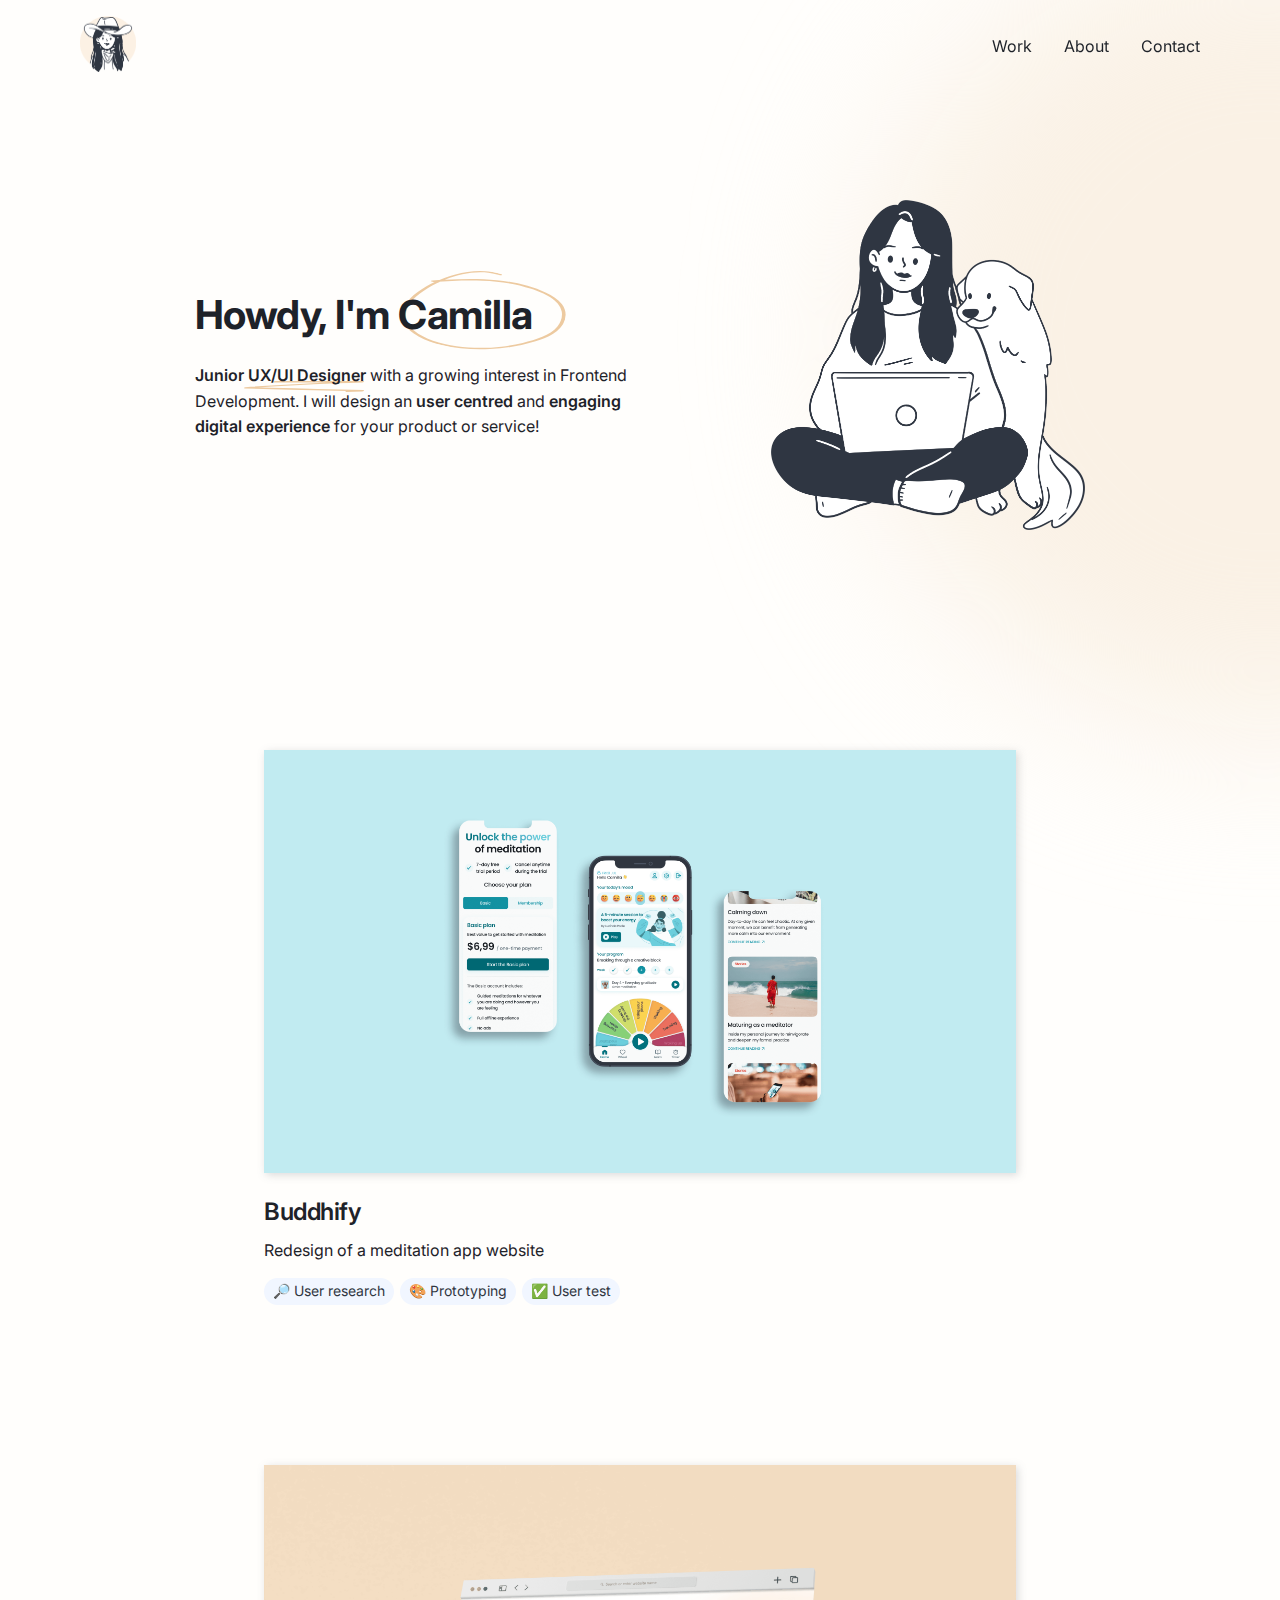
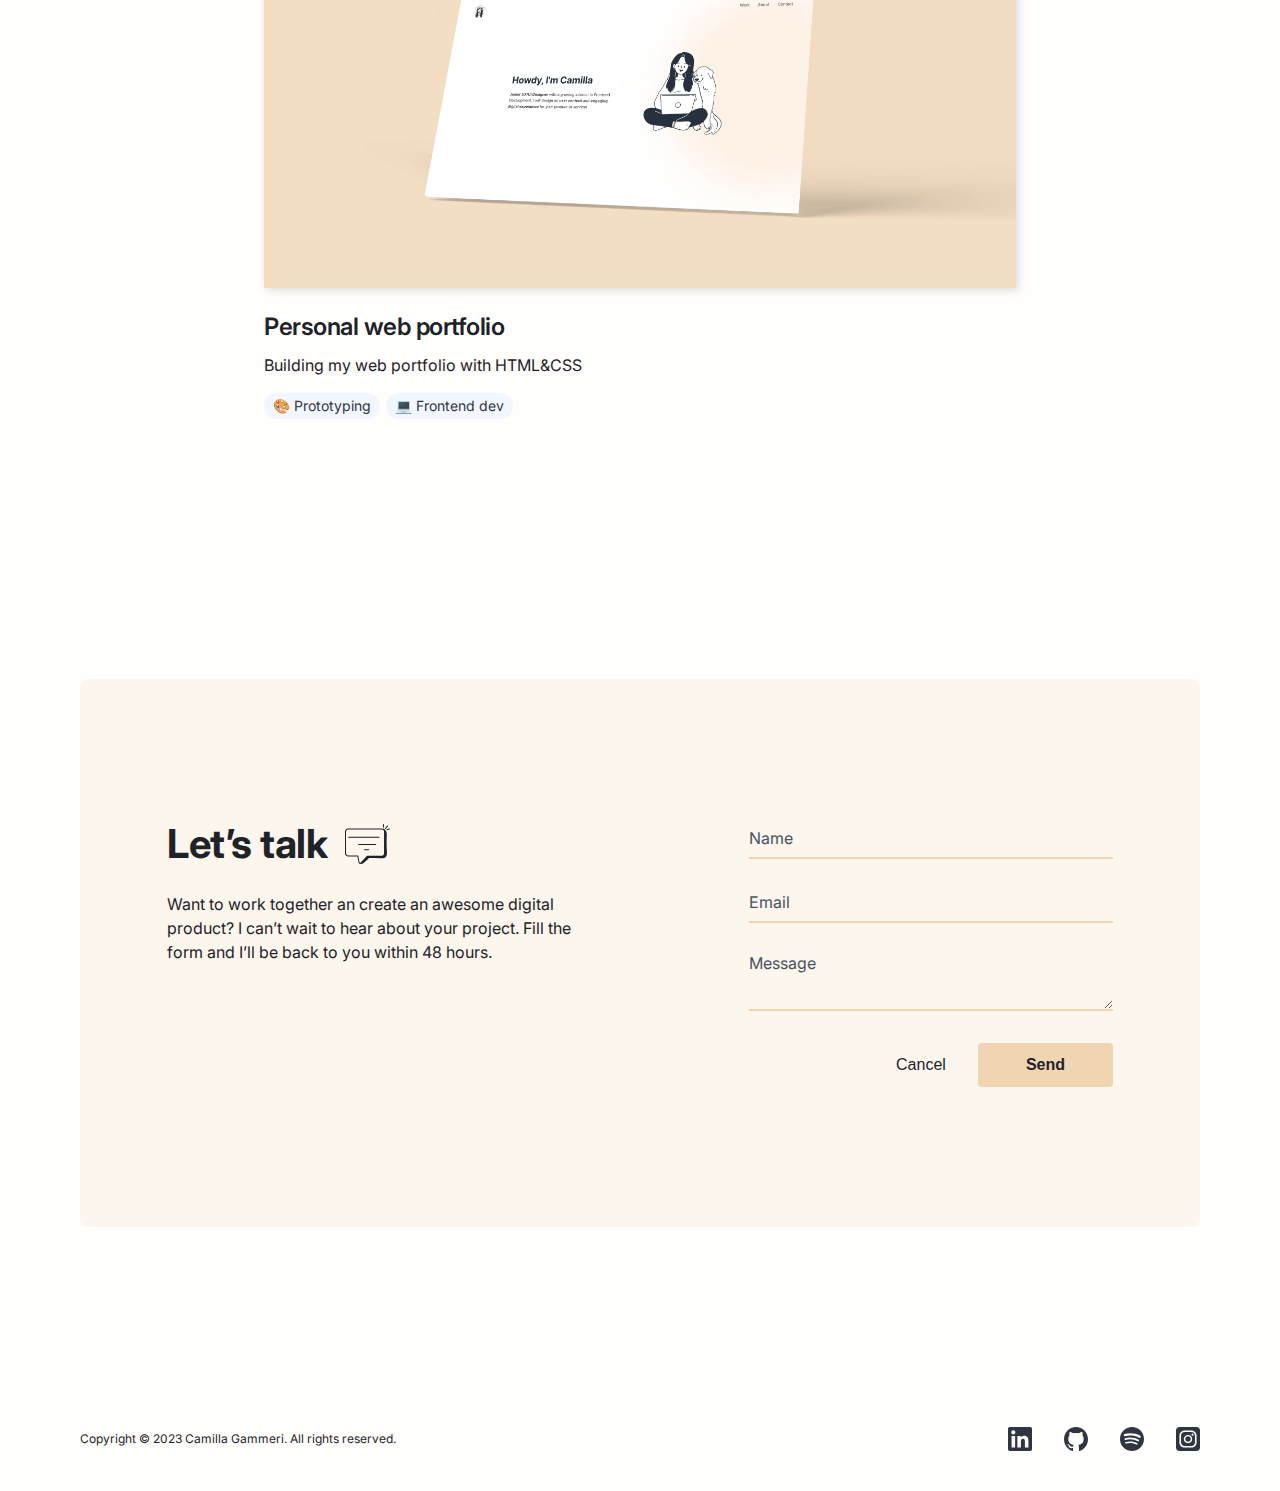
<file: index.html>
<!doctype html>
<html lang="en">

<head>
  <title>Camilla Gammeri | UX/UI Designer</title>
  <meta name="description" content="👋 Camilla here. I will design an user centred and engaging digital experience for your product or service. Jump inside my website to discover my work!">

  <meta charset="utf-8">
  <meta name="viewport" content="width=device-width, initial-scale=1, shrink-to-fit=no">

<!--FAVICON-->

  <link rel="icon" type="image/x-icon" href="assets/img/favicon/favicon.ico">

<!--FONT-->

  <link rel="preconnect" href="https://fonts.googleapis.com">
  <link rel="preconnect" href="https://fonts.gstatic.com" crossorigin>
  <link href="https://fonts.googleapis.com/css2?family=Inter:wght@400;500;600;700;800;900&display=swap" rel="stylesheet">

<!--STYLESHEET-->

  <link rel="stylesheet" href="css/style.css">
  <script src="js/main.js" defer></script>

<!--OG-->

  <meta property="og:title" content="Camilla Gammeri | UX/UI Designer"/>
  <meta property="og:description" content="I will design an user centred and engaging digital experience for your product or service. Jump inside my website to see my work!"/>
  <meta property="og:type" content="website"/>
  <meta property="og:url" content="https://camigammeri.github.io/portfolio/"/>
  <meta name="image" property="og:image" content="https://i.postimg.cc/9FVykd4B/og-image.png"/>
  <meta property="og:image:type" content="image/png">
  <meta property="og:image:alt" content="Camilla Gammeri web portofolio preview"/>
  <meta property='og:image:width' content='1200'/>
  <meta property='og:image:height' content='630'/>
</head>

<body>

<!-- HEADER -->

<header>
  <nav>
    <a href="index"><img src="assets\img\illustrations\cowgirl-logo.png" alt="logo illustration depicting the portrait of a cowgirl"></a>
    <ul>
      <li><a href="#work">Work</a></li>
      <li><a href="about">About</a></li>
      <li><a href="#contact">Contact</a></li>
    </ul>
  </nav>
</header>

<main>

<!-- HERO -->

  <section class="hero-div-index">
    <div class="hero-copy-index">
      <h1>Howdy, I'm Camilla</h1>
      <img src="assets\img\other\circle-scribble.svg" alt="scribbled circle" class="scribbled-circle-index">
      <p><strong>Junior UX/UI Designer</strong> with a growing interest in Frontend Development. I will design an <strong>user centred</strong> and <strong>engaging digital experience</strong> for your product or service!</p>
      <img src="assets\img\other\underline-scribble.svg" alt="scribbled underline" class="scribbled-underline-index">
    </div>
    <div class="illustration-div-index">
      <img src="assets\img\illustrations\dog-illustration.png" class="illustration-index" alt="black and white illustration depicting camilla working on her latop with her dog on the side" >
      <div class="ellipse-index"></div>
    </div>
  </section>    

<!-- WORK -->

  <section class="work-div" id="work" >

    <!-- Buddhify -->

    <div class="project">
      <div class="project-shadow">
        <div class="img-container">
            <a href="https://drive.google.com/file/d/158CJxC7itOS5rLmnVYROPrO9lKA1AOjJ/view?usp=sharing" target="_blank"><img src="assets\img\work\buddhify.png" alt="buddhify project thumbnail"></a>
        </div>
      </div>
      <div class="project-description">
        <h2>Buddhify</h2>
        <p>Redesign of a meditation app website</p>
        <div class="chips">
          <p>🔎 User research</p>
          <p>🎨 Prototyping</p>
          <p>✅ User test</p>
        </div>
      </div>
    </div>
    
    <!-- Portfolio -->

    <div class="project">
      <div class="project-shadow">
        <div class="img-container">
          <a href="https://drive.google.com/file/d/1l2iz_hURiPSLdHRuaK6PPnEizqqoQYLP/view?usp=drive_link" target="_blank"><img src="assets\img\work\portfolio.png" alt="portfolio project thumbnail"></a>
        </div>
      </div>
      <div class="project-description">
        <h2>Personal web portfolio</h2>
        <p>Building my web portfolio with HTML&CSS</p>
        <div class="chips">
          <p>🎨 Prototyping</p>
          <p>💻 Frontend dev</p>
        </div>
      </div>
    </div>
  </section>

<!-- CONTACT -->

  <section class="contact-background" id="contact" >
    <div class="contact-div">
      <div class="contact-copy">
        <div class="contact-title">
          <h2>Let’s talk</h2>
          <img src="assets\img\other\chat.svg" alt="chat icon">
        </div>
        <p>Want to work together an create an awesome digital product? I can’t wait to hear about your project. Fill the
          form and I’ll be back to you within 48 hours.</p>
      </div>

      <form action="https://formsubmit.co/537a7364bdb8d7343f891eb712a12b17" method="POST">

        <!--HONEYPOT-->
        <input type="text" name="_honey" style="display: none;">
        <!--DISABLE CAPTCHA-->
        <input type="hidden" name="_captcha" value="false">
        <!--SUCCESS PAGE-->
        <input type="hidden" name="_next" value="https://camigammeri.github.io/success">

        <input type="text" id="name" name="name" placeholder="Name" required>
        <input type="email" id="email" name="email" placeholder="Email" required>
        <textarea id="message" name="message" placeholder="Message" required></textarea>
        <div class="btn-div">
          <button type="submit" class="btn-primary btn-primary-contact">Send</button>
          <button type="reset" class="btn-secondary btn-secondary-contact">Cancel</button> <!--FOR MOBILE VERSION-->
          <button type="reset" class="btn-tertiary btn-tertiary-contact">Cancel</button> <!--FOR DESKTOP VERSION-->
        </div>
      </form>
    </div>
  </section>
  
</main>

<!-- FOOTER -->

<footer>
  <div class="social social-footer">
    <a href="https://www.linkedin.com/in/camilla-gammeri/" target="_blank"><img
        src="assets\img\social-icons\linkedin.svg" alt="linkedin icon"></a>
    <a href="https://github.com/camigammeri/camigammeri.github.io" target="_blank"><img src="assets\img\social-icons\github.svg"
        alt="github icon"></a>
    <a href="https://open.spotify.com/user/fiutosadventure?si=ce08bebfd1ea4ab8" target="_blank"><img
        src="assets\img\social-icons\spotify.svg" alt="spotify icon"></a>
    <a href="https://www.instagram.com/fiutos/" target="_blank"><img src="assets\img\social-icons\instagram.svg"
        alt="instagram icon"></a>
  </div>
  <div class="copyright">
    <p>Copyright © 2023 Camilla Gammeri. All rights reserved.</p>
  </div>
</footer>

</body>

</html>
</file>
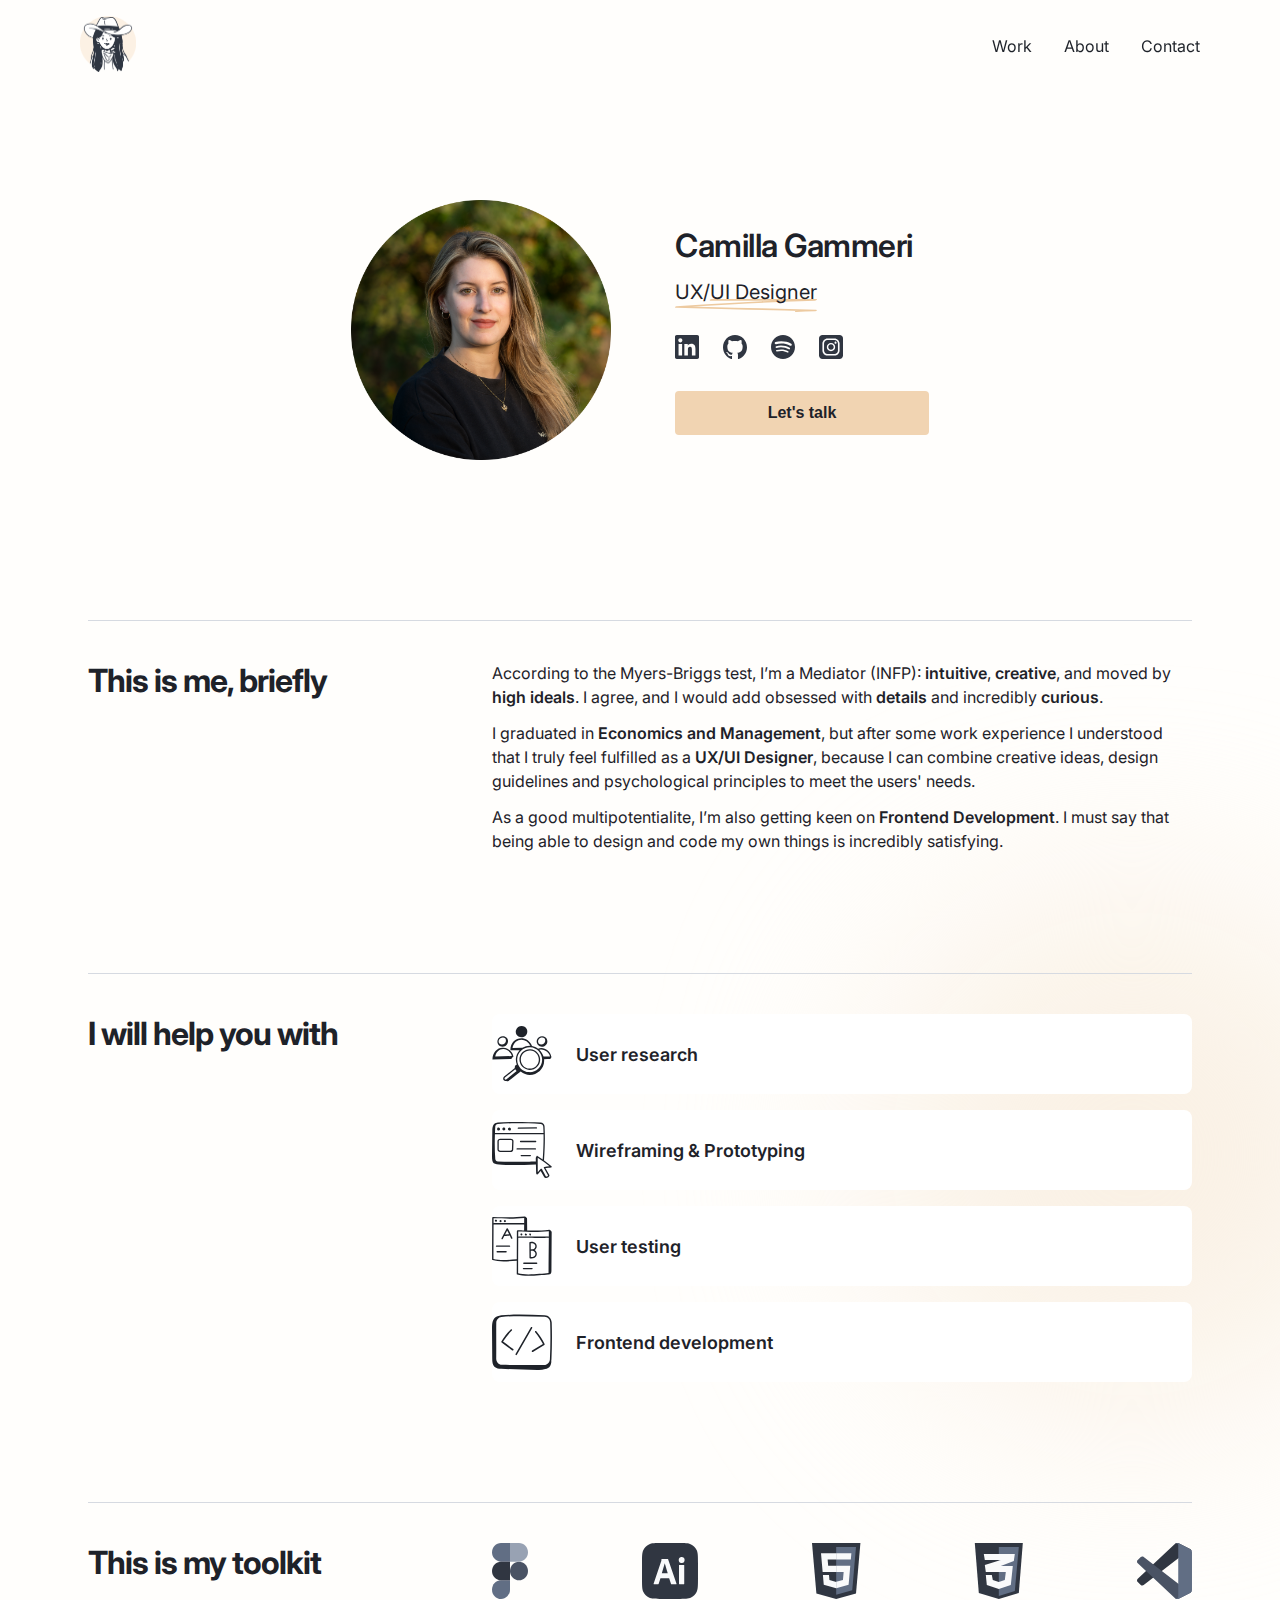
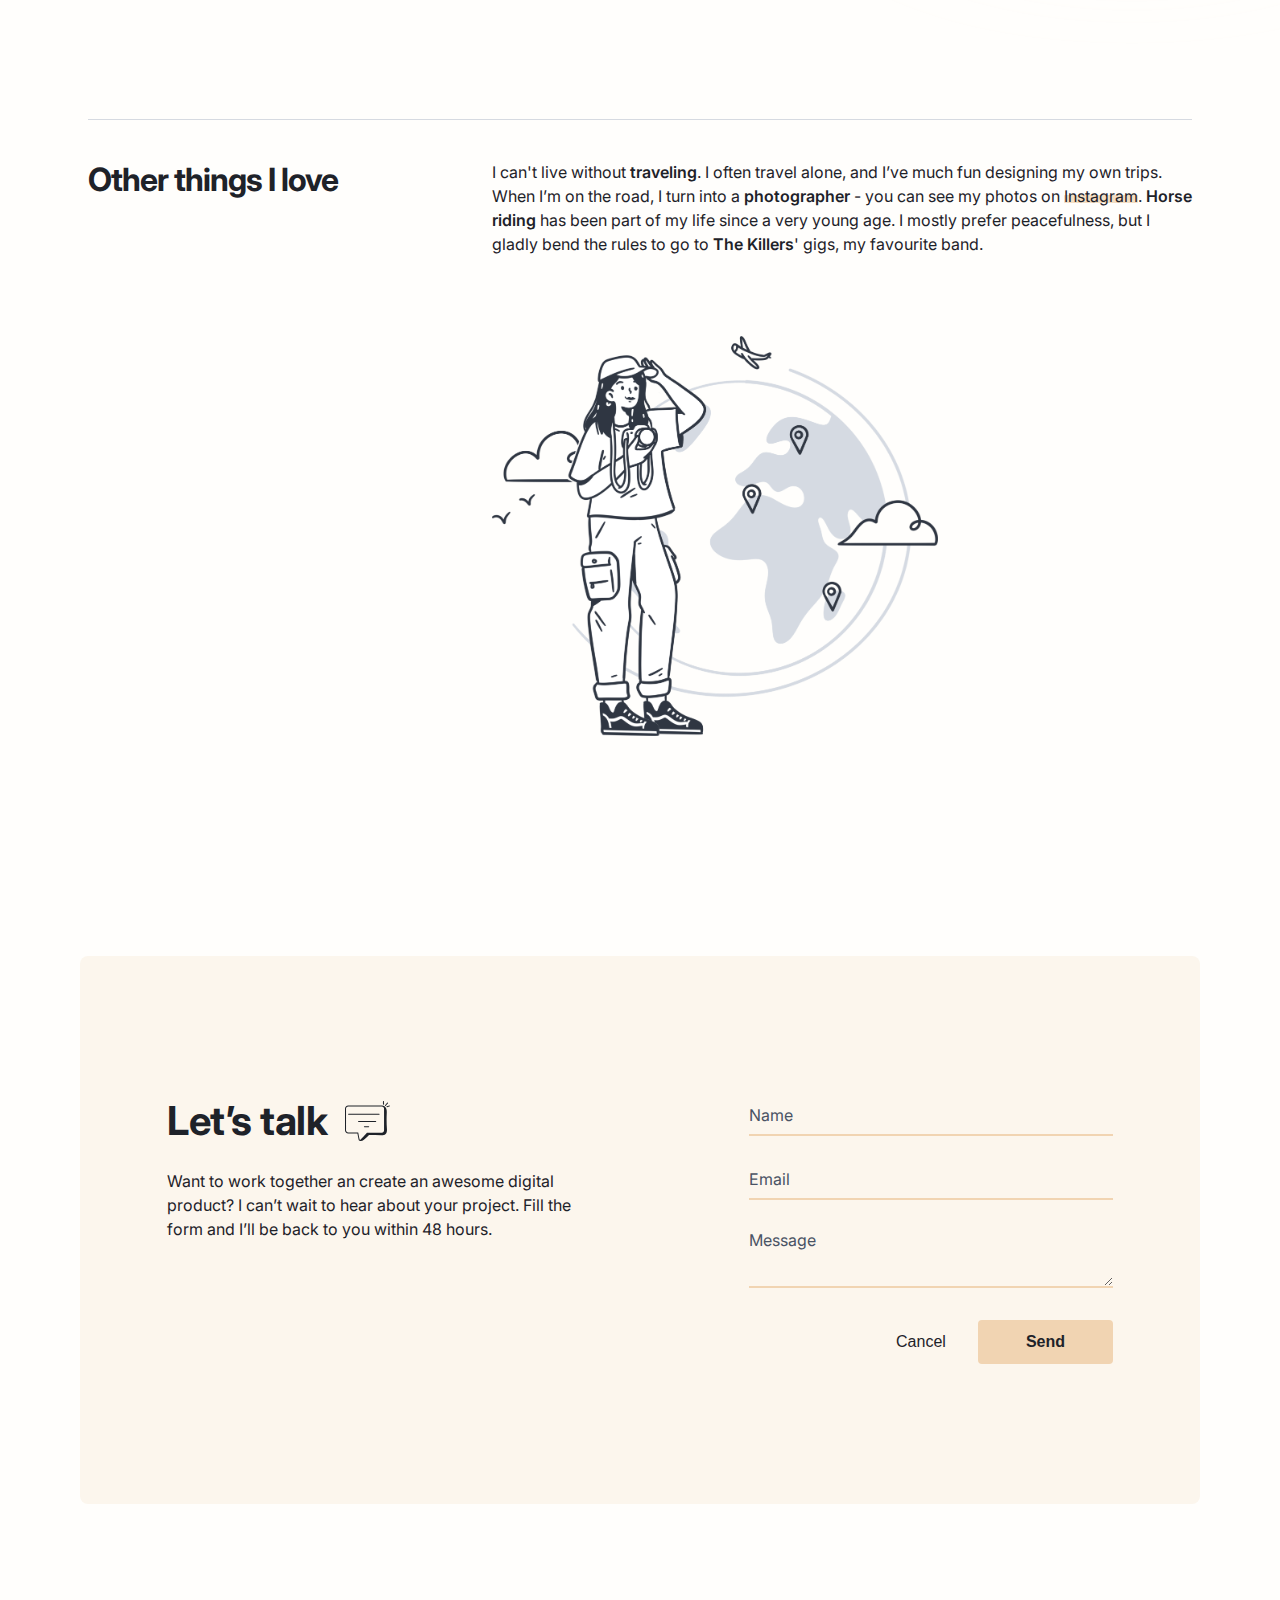
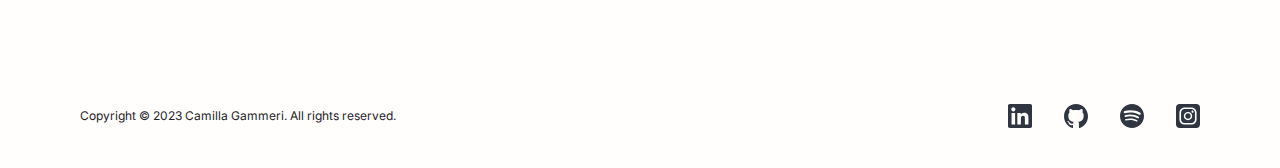
<file: about.html>
<!doctype html>
<html lang="en">

<head>
  <meta name="robots" content="noindex">

  <title>Camilla Gammeri | UX/UI Designer</title>
  <meta name="description"
    content="👋 Camilla here. I will design an user centred and engaging digital experience for your product or service. Jump inside my website to discover my work!">

  <meta charset="utf-8">
  <meta name="viewport" content="width=device-width, initial-scale=1, shrink-to-fit=no">

  <!--FAVICON-->

  <link rel="icon" type="image/x-icon" href="assets/img/favicon/favicon.ico">

  <!--FONT-->

  <link rel="preconnect" href="https://fonts.googleapis.com">
  <link rel="preconnect" href="https://fonts.gstatic.com" crossorigin>
  <link href="https://fonts.googleapis.com/css2?family=Inter:wght@400;500;600;700;800;900&display=swap"
    rel="stylesheet">

  <!--STYLESHEET-->

  <link rel="stylesheet" href="css/style.css">
  <script src="js/main.js" defer></script>

  <!--OG-->

  <meta property="og:title" content="Camilla Gammeri | UX/UI Designer" />
  <meta property="og:description"
    content="I will design an user centred and engaging digital experience for your product or service. Jump inside my website to see my work!" />
  <meta property="og:type" content="website" />
  <meta property="og:url" content="https://camigammeri.github.io/portfolio/"/>
  <meta name="image" property="og:image" content="https://i.postimg.cc/9FVykd4B/og-image.png"/>
  <meta property="og:image:type" content="image/png">
  <meta property="og:image:alt" content="Camilla Gammeri web portofolio preview" />
  <meta property='og:image:width' content='1200' />
  <meta property='og:image:height' content='630' />
</head>

<body>

<!-- HEADER -->

<header>
  <nav>
    <a href="index"><img src="assets\img\illustrations\cowgirl-logo.png"
        alt="logo illustration depicting the portrait of a cowgirl"></a>
    <ul>
      <li><a href="index#work">Work</a></li>
      <li><a href="about">About</a></li>
      <li><a href="#contact">Contact</a></li>
    </ul>
  </nav>
</header>

<main>

<!-- HERO -->

  <section class="hero-div-about">

    <img src="assets\img\profile-picture\profile-img.png" class="profile-img-about" alt="picture of camilla">

    <div class="hero-left-about">

      <h1 style="font-size: 32px;">Camilla Gammeri</h1>
      <p>UX/UI Designer</p>
      <img src="assets\img\other\underline-scribble.svg" alt="scribbled underline" class="scribbled-underline-about">

      <div class="social social-about">
        <a href="https://www.linkedin.com/in/camilla-gammeri/" target="_blank"><img src="assets\img\social-icons\linkedin.svg"
            alt="linkedin icon"></a>
        <a href="https://github.com/camigammeri/camigammeri.github.io" target="_blank"><img src="assets\img\social-icons\github.svg" alt="github icon"></a>
        <a href="https://open.spotify.com/user/fiutosadventure?si=ce08bebfd1ea4ab8" target="_blank"><img
            src="assets\img\social-icons\spotify.svg" alt="spotify icon"></a>
        <a href="https://www.instagram.com/fiutos/" target="_blank"><img src="assets\img\social-icons\instagram.svg" alt="instagram icon"></a>
      </div>

      <a href="#contact"><button class="btn-primary btn-about">Let's talk</button></a>
      
    </div>
  </section>

<!-- DESCRIPTION -->

  <section class="description-div">

    <!--Bio-->

    <div class="chapter">
      <h2>This is me, briefly</h2>
      <div class="chapter-right bio-p">
        <p>According to the Myers-Briggs test, I’m a Mediator (INFP): <strong>intuitive</strong>, <strong>creative</strong>, and moved by <strong>high ideals</strong>. I agree, and I would add obsessed with <strong>details</strong> and incredibly <strong>curious</strong>.</p>
        <p>I graduated in <strong>Economics and Management</strong>, but after some work experience I understood that I truly feel fulfilled as a <strong>UX/UI Designer</strong>, because I can combine creative ideas, design guidelines and psychological principles to meet the users' needs.</p>
        <p>As a good multipotentialite, I’m also getting keen on <strong>Frontend Development</strong>. I must say that being able to design and code my own things is incredibly satisfying.</p>
      </div>
    </div>

    <!--Services-->

    <div class="chapter">
      <h2>I will help you with</h2>
      <div class="chapter-right services">
        <div class="service">
          <img src="assets\img\services-icons\search.svg" alt="magnifying glass icon">
          <p>User research</p>
        </div>
        <div class="service">
          <img src="assets\img\services-icons\prototype.svg" alt="prototype icon">
          <p>Wireframing & Prototyping</p>
        </div>
        <div class="service">
          <img src="assets\img\services-icons\test.svg" alt="a/b test icon">
          <p>User testing</p>
        </div>
        <div class="service" style="margin-bottom: 0;">
          <img src="assets\img\services-icons\coding.svg" alt="code icon">
          <p>Frontend development</p>
        </div>
        <div class="ellipse-about"></div>
      </div>
    </div>

    <!--Software-->

    <div class="chapter">
      <h2>This is my toolkit</h2>
      <div class="chapter-right software-icons">
        <img src="assets/img/software-icons/figma.svg" alt="figma icon">
        <img src="assets\img\software-icons\illustrator.svg" alt="illustrator icon">
        <img src="assets\img\software-icons\html.svg" alt="html icon">
        <img src="assets\img\software-icons\css.svg" alt="css icon">
        <img src="assets\img\software-icons\vsc.svg" alt="vscode icon">
      </div>
    </div>

    <!--Hobbies-->

    <div class="chapter">
      <h2>Other things I love</h2>
      <div class="chapter-right">
        <p>I can't live without <strong>traveling</strong>. I often travel alone, and I’ve much fun designing my own trips. When I’m on the road, I turn into a <strong>photographer</strong> - you can see my photos on <a href="https://www.instagram.com/fiutos/" target="_blank">Instagram</a>. <strong>Horse riding</strong> has been part of my life since a very young age. I mostly prefer peacefulness, but I gladly bend the rules to go to <strong>The Killers</strong>' gigs, my favourite band.</p>      
        <div class="illustration-about">
          <img src="assets/img/illustrations/travel-illustration.png" alt="black and white illustration depicting camilla dressed up as an adventure traveller with a globe on the background">
        </div>
      </div>
    </div>
  </section>

<!-- CONTACT -->

  <section class="contact-background" id="contact">
    <div class="contact-div">
      <div class="contact-copy">
        <div class="contact-title">
          <h2>Let’s talk</h2>
          <img src="assets\img\other\chat.svg" alt="chat icon">
        </div>
        <p>Want to work together an create an awesome digital product? I can’t wait to hear about your project. Fill the
          form and I’ll be back to you within 48 hours.</p>
      </div>
  
      <form action="https://formsubmit.co/537a7364bdb8d7343f891eb712a12b17" method="POST">
  
        <!--HONEYPOT-->
        <input type="text" name="_honey" style="display: none;">
        <!--DISABLE CAPTCHA-->
        <input type="hidden" name="_captcha" value="false">
        <!--SUCCESS PAGE-->
        <input type="hidden" name="_next" value="https://camigammeri.github.io/success">
  
        <input type="text" id="name" name="name" placeholder="Name" required>
        <input type="email" id="email" name="email" placeholder="Email" required>
        <textarea id="message" name="message" placeholder="Message" required></textarea>
        <div class="btn-div">
          <button type="submit" class="btn-primary btn-primary-contact">Send</button>
          <button type="reset" class="btn-secondary btn-secondary-contact">Cancel</button> <!--FOR MOBILE VERSION-->
          <button type="reset" class="btn-tertiary btn-tertiary-contact">Cancel</button> <!--FOR DESKTOP VERSION-->
        </div>
      </form>
    </div>
  </section>

</main>

<!-- FOOTER -->

<footer>
  <div class="social social-footer">
    <a href="https://www.linkedin.com/in/camilla-gammeri/" target="_blank"><img src="assets\img\social-icons\linkedin.svg"
        alt="linkedin icon"></a>
    <a href="https://github.com/camigammeri/camigammeri.github.io" target="_blank"><img src="assets\img\social-icons\github.svg" alt="github icon"></a>
    <a href="https://open.spotify.com/user/fiutosadventure?si=ce08bebfd1ea4ab8" target="_blank"><img
        src="assets\img\social-icons\spotify.svg" alt="spotify icon"></a>
    <a href="https://www.instagram.com/fiutos/" target="_blank"><img src="assets\img\social-icons\instagram.svg"
        alt="instagram icon"></a>
  </div>
  <div class="copyright">
    <p>Copyright © 2023 Camilla Gammeri. All rights reserved.</p>
  </div>
</footer>

</body>

</html>
</file>
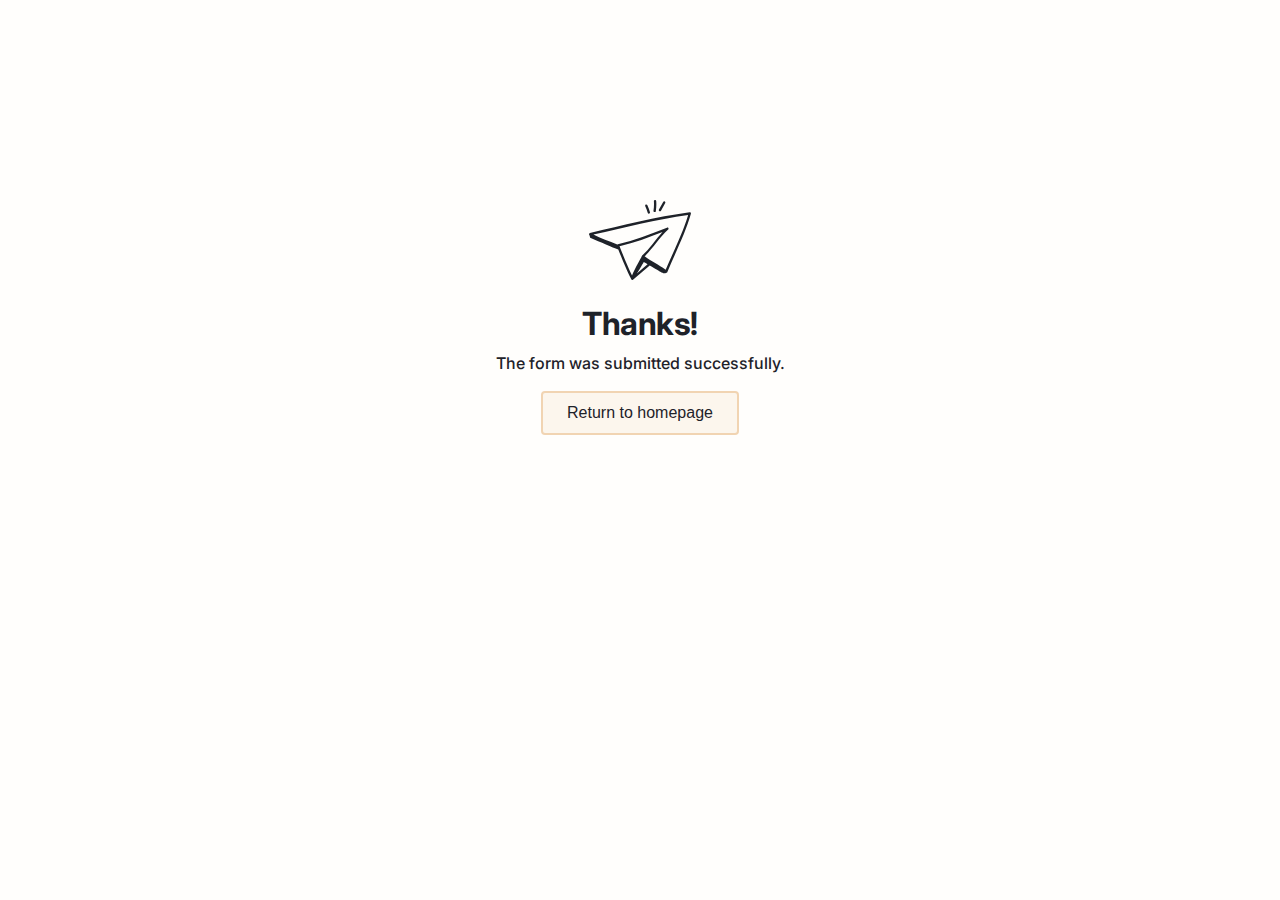
<file: form-success.html>
<!doctype html>
<html lang="en">

<head>
  <title>Portfolio</title>
  <meta charset="utf-8">
  <meta name="viewport" content="width=device-width, initial-scale=1, shrink-to-fit=no">

  <link rel="preconnect" href="https://fonts.googleapis.com">
  <link rel="preconnect" href="https://fonts.gstatic.com" crossorigin>
  <link href="https://fonts.googleapis.com/css2?family=Inter:wght@400;500;600;700;800;900&display=swap"
    rel="stylesheet">

  <link rel="stylesheet" href="css/style.css">

  <link rel="icon" type="image/x-icon" href="assets\img\cowgirl-logo.png">
</head>

<body>

  <main>

    <section>
      <div class="form-success-container">
        <img src="assets/img/other/mail-sent.svg" alt="mail-sent-icon">
        <h1>Thanks!</h1>
        <p>The form was submitted successfully.</p>
        <a href="index.html"><button class="btn btn-secondary">Return to homepage</button></a>
      </div>
    </section>

  </main>

  <script src="js/main.js"></script>

</body>

</html>
</file>
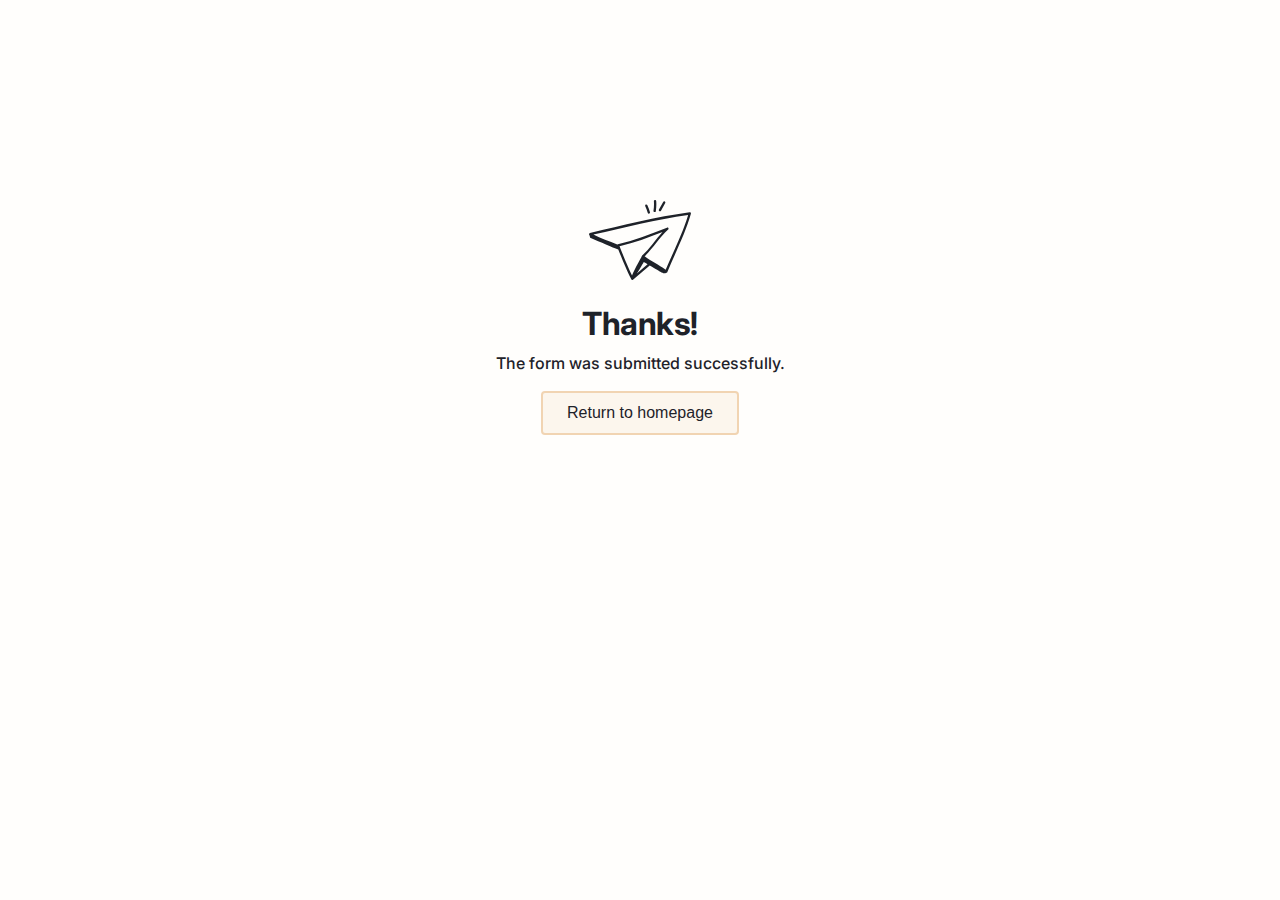
<file: success.html>
<!doctype html>
<html lang="en">

<head>
  <meta name="robots" content="noindex">

  <title>Camilla Gammeri | UX/UI Designer</title>
  
  <meta charset="utf-8">
  <meta name="viewport" content="width=device-width, initial-scale=1, shrink-to-fit=no">

  <!--FONT-->

  <link rel="preconnect" href="https://fonts.googleapis.com">
  <link rel="preconnect" href="https://fonts.gstatic.com" crossorigin>
  <link href="https://fonts.googleapis.com/css2?family=Inter:wght@400;500;600;700;800;900&display=swap"
    rel="stylesheet">
  
  <!--STYLESHEET-->

  <link rel="stylesheet" href="css/style.css">
  <script src="js/main.js" defer></script>

  <!--FAVICON-->

  <link rel="icon" type="image/x-icon" href="assets\img\cowgirl-logo.png">
</head>

<body>

  <main>

    <section>
      <div class="form-success-container">
        <img src="assets/img/other/mail-sent.svg" alt="mail sent icon">
        <h1>Thanks!</h1>
        <p>The form was submitted successfully.</p>
        <a href="index"><button class="btn btn-secondary">Return to homepage</button></a>        
      </div>
    </section>

  </main>

</body>

</html>
</file>
<file: css/style.css>
@import url("body/body.css");

@import url("elements/buttons.css");
@import url("elements/links.css");
@import url("elements/typescale.css");

@import url("sections/header.css");
@import url("sections/footer.css");
@import url("sections/contact.css");
@import url("sections/success.css");
@import url("sections/index-hero.css");
@import url("sections/index-work.css");
@import url("sections/about-hero.css");
@import url("sections/about-description.css");


:root {

  /* COLOR PALETTE */
  
  --primary-25: #FFFEFC;
  --primary-50: #FFFCF7;
  --primary-100: #FCF6ED;
  --primary-200: #FAF1E5;
  --primary-300: #F7E7D4;
  --primary-400: #F4DEC3;
  --primary-500: #F1D4B2;
  --primary-600: #EDCAA0;
  --primary-700: #E8C396;

  --neutral-200: #EDEFF2;
  --neutral-300: #D6DAE1;
  --neutral-500: #98A2B3;
  --neutral-700: #4A5364;
  --neutral-800: #303641;
  --neutral-900: #1E2229;
}
</file>
